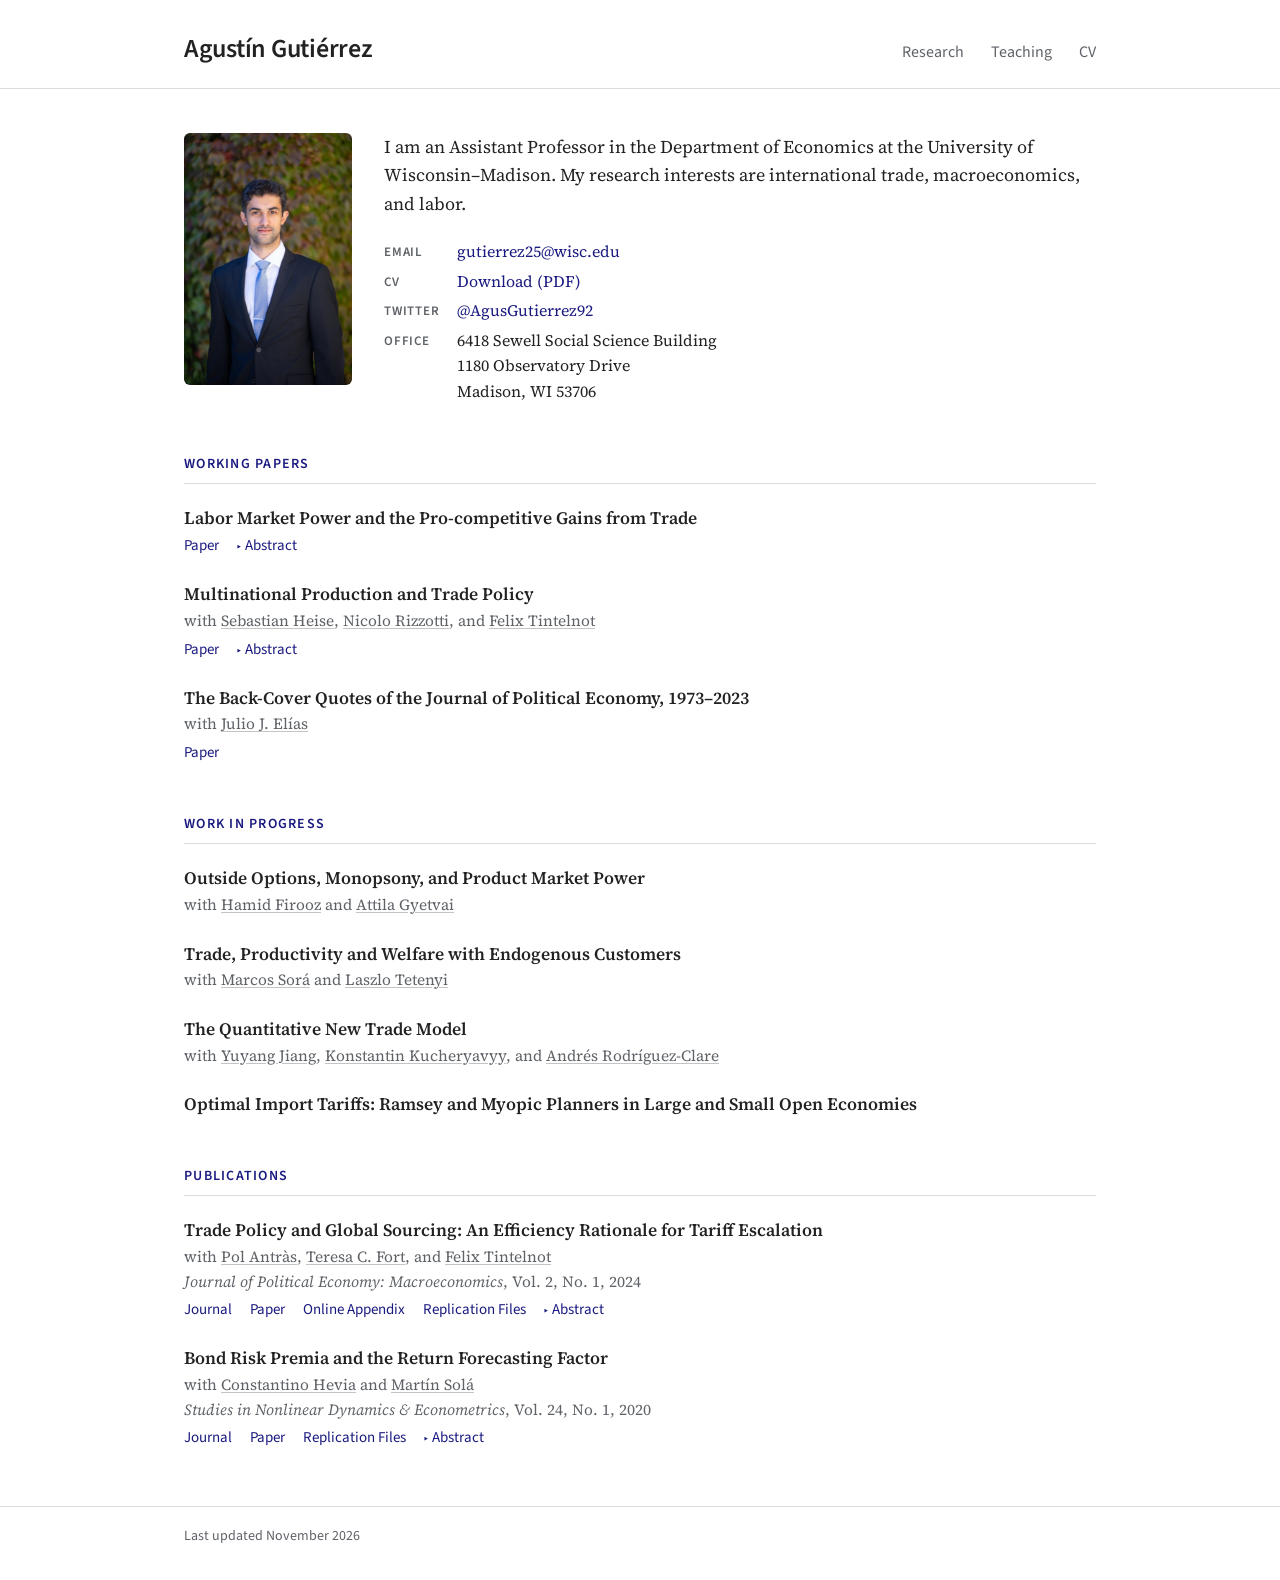
<file: index.html>
<!DOCTYPE html>
<html lang="en">
<head>
  <meta charset="utf-8">
  <meta name="viewport" content="width=device-width, initial-scale=1">
  <title>Agustín Gutiérrez</title>
  <meta name="description" content="Agustín Gutiérrez, Assistant Professor of Economics at the University of Wisconsin–Madison. Research in international trade, macroeconomics, and labor.">
  <link rel="icon" href="favicon-32.png" sizes="32x32" type="image/png">
  <link rel="icon" href="favicon.svg" type="image/svg+xml">
  <link rel="apple-touch-icon" href="apple-touch-icon.png">
  <!-- Link preview (shown when the page is shared) -->
  <meta property="og:type" content="website">
  <meta property="og:site_name" content="Agustín Gutiérrez">
  <meta property="og:title" content="Agustín Gutiérrez">
  <meta property="og:description" content="Assistant Professor of Economics, University of Wisconsin–Madison. International trade, macroeconomics, and labor.">
  <meta property="og:url" content="https://www.gutierrezagustin.com/">
  <meta property="og:image" content="https://www.gutierrezagustin.com/images/preview.jpg">
  <meta property="og:image:width" content="600">
  <meta property="og:image:height" content="600">
  <meta property="og:image:alt" content="Agustín Gutiérrez">
  <meta name="twitter:card" content="summary">
  <link rel="preconnect" href="https://fonts.googleapis.com">
  <link rel="preconnect" href="https://fonts.gstatic.com" crossorigin>
  <link href="https://fonts.googleapis.com/css2?family=Source+Sans+3:wght@400;600&family=Source+Serif+4:ital,opsz,wght@0,8..60,400;0,8..60,600;1,8..60,400&display=swap" rel="stylesheet">
  <link rel="stylesheet" href="style.css?v=6">
  <noscript><style>.abstract[hidden] { display: block; }</style></noscript>
</head>
<body>

<header class="site-header">
  <div class="wrap header-inner">
    <a class="site-name" href="./">Agustín Gutiérrez</a>
    <nav class="site-nav" aria-label="Main">
      <a href="#research">Research</a>
      <a href="teaching.html">Teaching</a>
      <a href="files/CV_Gutierrez.pdf">CV</a>
    </nav>
  </div>
</header>

<main class="wrap">

  <!-- About ================================================================ -->
  <section class="about" aria-label="About">
    <img class="photo" src="images/photo.jpg" alt="Agustín Gutiérrez" width="466" height="700">
    <div class="about-text">
      <p class="intro">I am an Assistant Professor in the Department of Economics at the University of Wisconsin–Madison. My research interests are international trade, macroeconomics, and labor.</p>
      <dl class="contact">
        <dt>Email</dt>
        <dd><a href="mailto:gutierrez25@wisc.edu">gutierrez25@wisc.edu</a></dd>
        <dt>CV</dt>
        <dd><a href="files/CV_Gutierrez.pdf">Download (PDF)</a></dd>
        <dt>Twitter</dt>
        <dd><a href="https://x.com/AgusGutierrez92">@AgusGutierrez92</a></dd>
        <dt>Office</dt>
        <dd>6418 Sewell Social Science Building<br>1180 Observatory Drive<br>Madison, WI 53706</dd>
      </dl>
    </div>
  </section>

  <!-- Working papers ======================================================= -->
  <section id="research">
    <h2>Working Papers</h2>

    <article class="paper">
      <h3>Labor Market Power and the Pro-competitive Gains from Trade</h3>
      <div class="paper-links">
        <a href="files/ProCompetitiveGains_Gutierrez.pdf">Paper</a>
        <details><summary>Abstract</summary></details>
      </div>
      <p class="abstract" hidden>We build into a model of trade with market power in product markets and strategic complementarities in price-setting labor market power, strategic complementarities in wage-setting, and a rich structure of product and labor markets to study the pro-competitive gains from trade. We combine our model with confidential firm-level data from Australia to quantify the welfare and efficiency gains of higher exposure to international trade. We find that closing the economy to trade has significant and negative effects on welfare and aggregate labor productivity. In a perfectly competitive economy, where there is no firm market power, welfare losses are only 40% of the total effect which indicates that imperfect competition is the main driver behind these losses. Contrary to common belief, these losses are amplified by the presence of labor market power, which accounts for almost half of the total effect. We find that, at the aggregate level, the pro-competitive effect is well approximated by models of firm market power that leave aside strategic complementarities both in price- and wage-setting. However, these models hide how the losses materialize. Our results highlight the importance of market structure, firm competition, and strategic complementarities for the quantification of the gains from trade liberalizations.</p>
    </article>

    <article class="paper">
      <h3>Multinational Production and Trade Policy</h3>
      <p class="meta">with <a href="https://www.sebastianheise.com">Sebastian Heise</a>, <a href="https://www.compasslexecon.com/professionals/nicolo-rizzotti">Nicolo Rizzotti</a>, and <a href="http://felix-tintelnot.wikidot.com">Felix Tintelnot</a></p>
      <div class="paper-links">
        <a href="files/MNE_TradePolicy_GHRT.pdf">Paper</a>
        <details><summary>Abstract</summary></details>
      </div>
      <p class="abstract" hidden>Multinational enterprises (MNEs) can respond to tariffs in ways that standard optimal-tariff theory ignores. Using confidential Census data on U.S. imports, we find that in response to the 2018–2019 tariffs, MNEs reduced their import volumes from affected countries more sharply than other firms, and lowered their related-party prices by more than their arm’s-length prices, suggesting transfer pricing. We develop a quantitative model with MNEs that set transfer prices on intra-firm shipments, and derive sufficient-statistic formulas for optimal tariffs. MNEs attenuate standard terms-of-trade effects through the endogenous relocation of production, generate profit-repatriation motives arising from profits earned abroad by domestic firms, break Lerner symmetry so that tariffs imperfectly substitute for missing export taxes, and erode the tariff base through transfer pricing. Taking all these channels into account, the optimal unilateral tariff for the U.S. is 8.7 percent, far below the 17.4 percent implied by the terms-of-trade motives alone.</p>
    </article>

    <article class="paper">
      <h3>The Back-Cover Quotes of the Journal of Political Economy, 1973–2023</h3>
      <p class="meta">with <a href="https://sites.google.com/view/juliojelias">Julio J. Elías</a></p>
      <div class="paper-links">
        <a href="files/BackCoverQuotes_Elias_Gutierrez.pdf">Paper</a>
      </div>
    </article>
  </section>

  <!-- Work in progress ===================================================== -->
  <section>
    <h2>Work in Progress</h2>

    <article class="paper">
      <h3>Outside Options, Monopsony, and Product Market Power</h3>
      <p class="meta">with <a href="https://sites.google.com/view/hamidfirooz/home">Hamid Firooz</a> and <a href="https://attilagyetvai.com">Attila Gyetvai</a></p>
    </article>

    <article class="paper">
      <h3>Trade, Productivity and Welfare with Endogenous Customers</h3>
      <p class="meta">with <a href="https://www.marcossora.com">Marcos Sorá</a> and <a href="https://laszlotetenyi.com">Laszlo Tetenyi</a></p>
    </article>

    <article class="paper">
      <h3>The Quantitative New Trade Model</h3>
      <p class="meta">with <a href="https://yuyang-j.github.io">Yuyang Jiang</a>, <a href="https://sites.google.com/site/kskucheryavyy/">Konstantin Kucheryavyy</a>, and <a href="https://andres.econ.berkeley.edu">Andrés Rodríguez-Clare</a></p>
    </article>

    <article class="paper">
      <h3>Optimal Import Tariffs: Ramsey and Myopic Planners in Large and Small Open Economies</h3>
    </article>
  </section>

  <!-- Publications ========================================================= -->
  <section>
    <h2>Publications</h2>

    <article class="paper">
      <h3>Trade Policy and Global Sourcing: An Efficiency Rationale for Tariff Escalation</h3>
      <p class="meta">with <a href="https://scholar.harvard.edu/antras/home">Pol Antràs</a>, <a href="https://faculty.tuck.dartmouth.edu/teresa-fort/">Teresa C. Fort</a>, and <a href="http://felix-tintelnot.wikidot.com">Felix Tintelnot</a></p>
      <p class="meta"><em>Journal of Political Economy: Macroeconomics</em>, Vol.&nbsp;2, No.&nbsp;1, 2024</p>
      <div class="paper-links">
        <a href="https://doi.org/10.1086/728993">Journal</a>
        <a href="https://www.dropbox.com/scl/fi/i1lxfxv37ar2u26o5k0wb/AFGT_11_28_2023_Main.pdf?rlkey=j6yt7adzah2cmz9rezyuljqzc&amp;dl=0">Paper</a>
        <a href="https://www.dropbox.com/scl/fi/qfghnk6t92m34c9ju62rv/AFGT_11_28_2023_Appendix.pdf?rlkey=jlhttckplalxcxtipv8p374c4&amp;dl=0">Online Appendix</a>
        <a href="https://doi.org/10.7910/DVN/10RLRZ">Replication Files</a>
        <details><summary>Abstract</summary></details>
      </div>
      <p class="abstract" hidden>Import tariffs tend to be higher on final goods than inputs, a phenomenon referred to as tariff escalation. Despite its salience, existing research does not predict that tariff escalation increases welfare. We show that tariff escalation is usually welfare-improving when final-good production occurs under increasing returns to scale. In our vertical model, countries export inputs directly or by embodying them in final goods. The latter raises welfare if final-good efficiency is increasing in sector size, and a disproportionately high final-good tariff exploits this benefit. When tariffs are the only available instruments, this effect dominates input-tariff motives for most parameter values.</p>
    </article>

    <article class="paper">
      <h3>Bond Risk Premia and the Return Forecasting Factor</h3>
      <p class="meta">with <a href="https://sites.google.com/site/constantinohevia/">Constantino Hevia</a> and <a href="https://sites.google.com/site/drsolamartin/home">Martín Solá</a></p>
      <p class="meta"><em>Studies in Nonlinear Dynamics &amp; Econometrics</em>, Vol.&nbsp;24, No.&nbsp;1, 2020</p>
      <div class="paper-links">
        <a href="https://www.degruyterbrill.com/document/doi/10.1515/snde-2018-0009/html">Journal</a>
        <a href="files/BondRiskPremia_GHS_2018.pdf">Paper</a>
        <a href="https://www.degruyterbrill.com/document/doi/10.1515/snde-2018-0009/downloadAsset/suppl/j_snde-2018-0009_suppl.zip">Replication Files</a>
        <details><summary>Abstract</summary></details>
      </div>
      <p class="abstract" hidden>The return forecasting factor is a linear combination of forward rates that seems to predict 1-year excess bond returns of bond of all maturities better than traditional measures obtained from the yield curve. If this single factor actually captures all the relevant fluctuations in bond risk premia, then it should also summarize all the economically relevant variations in excess returns considering different holding periods. We find that it does not. We conclude that including the return forecasting factor as the main driver of risk premia in a term structure model, as has been suggested, is not supported by the data.</p>
    </article>
  </section>

</main>

<footer class="site-footer">
  <div class="wrap">Last updated November 2026</div>
</footer>

<script>
  // Show a paper's abstract while its "Abstract" toggle is open.
  document.querySelectorAll('.paper-links details').forEach(function (toggle) {
    var abstract = toggle.closest('.paper').querySelector('.abstract');
    toggle.addEventListener('toggle', function () { abstract.hidden = !toggle.open; });
  });
</script>

</body>
</html>
</file>
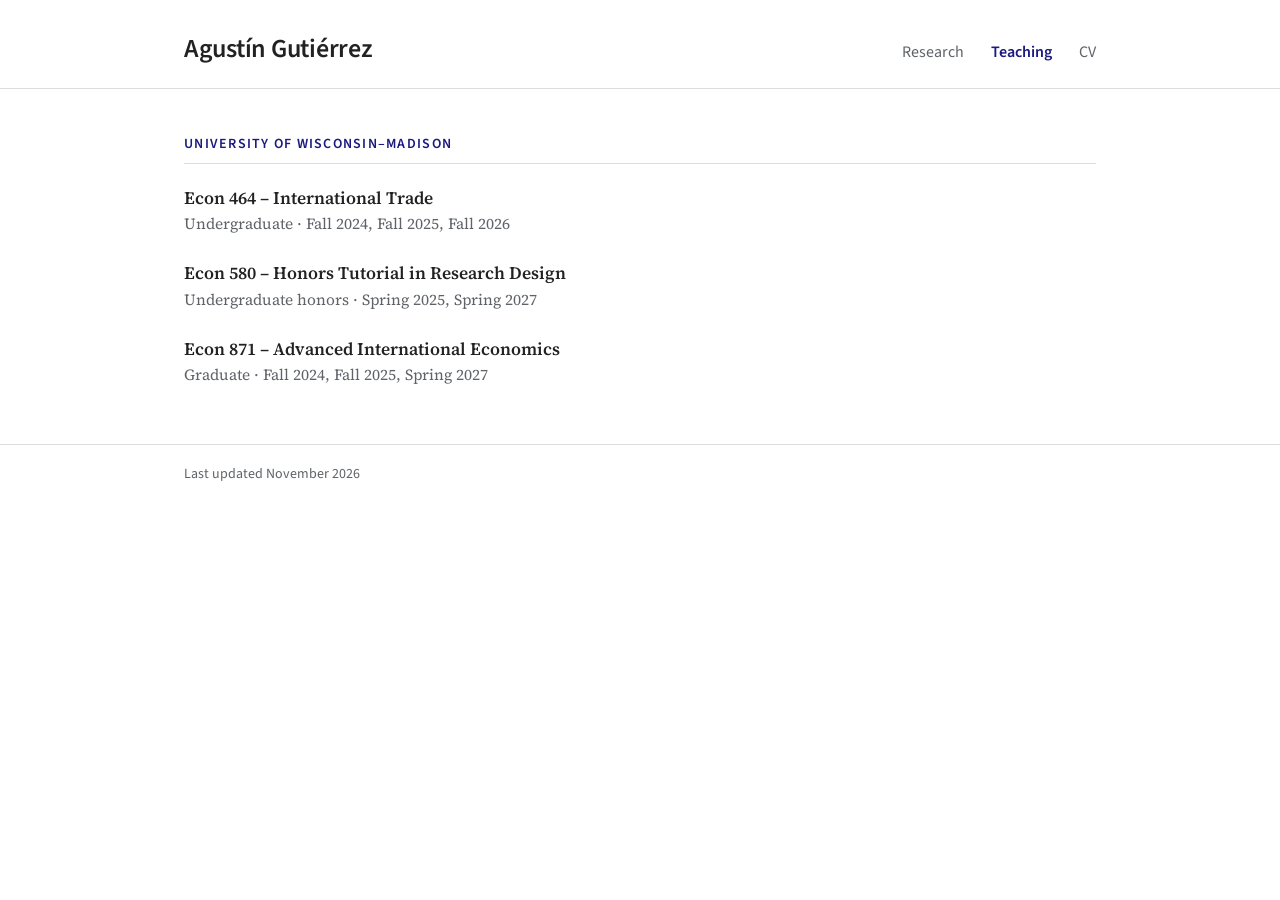
<file: teaching.html>
<!DOCTYPE html>
<html lang="en">
<head>
  <meta charset="utf-8">
  <meta name="viewport" content="width=device-width, initial-scale=1">
  <title>Teaching · Agustín Gutiérrez</title>
  <meta name="description" content="Courses taught by Agustín Gutiérrez at the University of Wisconsin–Madison.">
  <link rel="icon" href="favicon-32.png" sizes="32x32" type="image/png">
  <link rel="icon" href="favicon.svg" type="image/svg+xml">
  <link rel="apple-touch-icon" href="apple-touch-icon.png">
  <!-- Link preview (shown when the page is shared) -->
  <meta property="og:type" content="website">
  <meta property="og:site_name" content="Agustín Gutiérrez">
  <meta property="og:title" content="Teaching · Agustín Gutiérrez">
  <meta property="og:description" content="Assistant Professor of Economics, University of Wisconsin–Madison. International trade, macroeconomics, and labor.">
  <meta property="og:url" content="https://www.gutierrezagustin.com/teaching.html">
  <meta property="og:image" content="https://www.gutierrezagustin.com/images/preview.jpg">
  <meta property="og:image:width" content="600">
  <meta property="og:image:height" content="600">
  <meta property="og:image:alt" content="Agustín Gutiérrez">
  <meta name="twitter:card" content="summary">
  <link rel="preconnect" href="https://fonts.googleapis.com">
  <link rel="preconnect" href="https://fonts.gstatic.com" crossorigin>
  <link href="https://fonts.googleapis.com/css2?family=Source+Sans+3:wght@400;600&family=Source+Serif+4:ital,opsz,wght@0,8..60,400;0,8..60,600;1,8..60,400&display=swap" rel="stylesheet">
  <link rel="stylesheet" href="style.css?v=6">
</head>
<body>

<header class="site-header">
  <div class="wrap header-inner">
    <a class="site-name" href="./">Agustín Gutiérrez</a>
    <nav class="site-nav" aria-label="Main">
      <a href="./#research">Research</a>
      <a href="teaching.html" aria-current="page">Teaching</a>
      <a href="files/CV_Gutierrez.pdf">CV</a>
    </nav>
  </div>
</header>

<main class="wrap">

  <section>
    <h2>University of Wisconsin–Madison</h2>

    <article class="paper">
      <h3>Econ 464 – International Trade</h3>
      <p class="meta">Undergraduate · Fall 2024, Fall 2025, Fall 2026</p>
    </article>

    <article class="paper">
      <h3>Econ 580 – Honors Tutorial in Research Design</h3>
      <p class="meta">Undergraduate honors · Spring 2025, Spring 2027</p>
    </article>

    <article class="paper">
      <h3>Econ 871 – Advanced International Economics</h3>
      <p class="meta">Graduate · Fall 2024, Fall 2025, Spring 2027</p>
    </article>
  </section>

</main>

<footer class="site-footer">
  <div class="wrap">Last updated November 2026</div>
</footer>

</body>
</html>
</file>
<file: style.css>
/* Agustín Gutiérrez — personal website.
   Source Serif for text, Source Sans for the name, headings and links.
   One accent color: the dark blue used in Agustin's papers ("ChadBlue"). */

:root {
  --text: #222222;
  --muted: #5f6368;
  --accent: #1a1a80;      /* ChadBlue, rgb(.1,.1,.5) */
  --rule: #dcdcdc;
  --bg: #ffffff;
  --width: 960px;
  --serif: "Source Serif 4", Georgia, "Times New Roman", serif;
  --sans: "Source Sans 3", "Helvetica Neue", Arial, sans-serif;
}

* { box-sizing: border-box; }
html { -webkit-text-size-adjust: 100%; }

body {
  margin: 0;
  background: var(--bg);
  color: var(--text);
  font-family: var(--serif);
  font-size: 17px;
  line-height: 1.6;
}

.wrap {
  max-width: var(--width);
  margin: 0 auto;
  padding: 0 24px;
}

a { color: var(--accent); text-decoration: none; }
a:hover { text-decoration: underline; text-underline-offset: 2px; }
a:focus-visible, summary:focus-visible {
  outline: 2px solid var(--accent);
  outline-offset: 2px;
  border-radius: 2px;
}

/* ---------- Header ---------- */
.site-header { border-bottom: 1px solid var(--rule); }
.header-inner {
  display: flex;
  align-items: baseline;
  justify-content: space-between;
  flex-wrap: wrap;
  gap: 6px 24px;
  padding-top: 28px;
  padding-bottom: 18px;
}
.site-name {
  font-family: var(--sans);
  font-size: 26px;
  font-weight: 600;
  letter-spacing: -0.01em;
  color: var(--text);
}
.site-name:hover { text-decoration: none; }
.site-nav { font-family: var(--sans); font-size: 16px; }
.site-nav a { color: var(--muted); margin-left: 24px; }
.site-nav a:first-child { margin-left: 0; }
.site-nav a:hover { color: var(--accent); text-decoration: none; }
.site-nav a[aria-current="page"] { color: var(--accent); font-weight: 600; }

/* ---------- Layout ---------- */
main.wrap { padding-top: 44px; padding-bottom: 56px; }
section + section { margin-top: 48px; }

h2 {
  font-family: var(--sans);
  font-size: 14px;
  font-weight: 600;
  letter-spacing: 0.09em;
  text-transform: uppercase;
  color: var(--accent);
  margin: 0 0 22px;
  padding-bottom: 8px;
  border-bottom: 1px solid var(--rule);
}

/* ---------- About ---------- */
.about {
  display: flex;
  gap: 32px;
  align-items: flex-start;
}
.photo {
  width: 168px;
  height: auto;
  flex-shrink: 0;
  border-radius: 6px;
}
.intro { margin: 0 0 20px; font-size: 18px; }
.contact {
  display: grid;
  grid-template-columns: max-content 1fr;
  gap: 4px 18px;
  margin: 0;
  font-size: 16px;
}
.contact dt {
  font-family: var(--sans);
  font-size: 13px;
  font-weight: 600;
  letter-spacing: 0.06em;
  text-transform: uppercase;
  color: var(--muted);
  padding-top: 3px;
}
.contact dd { margin: 0; }

/* ---------- Papers ---------- */
.paper { margin: 0 0 24px; }
.paper:last-child { margin-bottom: 0; }
.paper h3 {
  font-family: var(--serif);
  font-size: 17.5px;
  font-weight: 600;
  line-height: 1.4;
  margin: 0 0 2px;
}
.meta {
  margin: 0;
  font-size: 15.5px;
  color: var(--muted);
}
.meta a { white-space: nowrap; color: var(--muted); text-decoration: underline; text-decoration-color: #c4c4c4; text-underline-offset: 2px; }
.meta a:hover { color: var(--accent); text-decoration-color: currentColor; }

/* Links under a paper, on one line; "Abstract" is a toggle in the same row. */
.paper-links {
  display: flex;
  flex-wrap: wrap;
  align-items: baseline;
  gap: 2px 18px;
  margin-top: 4px;
  font-family: var(--sans);
  font-size: 15px;
}
.paper-links details { display: inline-block; }
.paper-links summary {
  cursor: pointer;
  list-style: none;
  color: var(--accent);
}
.paper-links summary::-webkit-details-marker { display: none; }
.paper-links summary::before {
  content: "▸";
  display: inline-block;
  margin-right: 4px;
  font-size: 0.85em;
  transition: transform 0.15s ease;
}
.paper-links details[open] summary::before { transform: rotate(90deg); }
.paper-links summary:hover { text-decoration: underline; text-underline-offset: 2px; }

/* The abstract starts hidden (HTML "hidden" attribute); a short script in
   index.html shows it while the "Abstract" toggle is open. */
.abstract {
  max-width: 46em;          /* keep long abstracts at a readable line length */
  margin: 10px 0 0;
  padding-left: 14px;
  border-left: 2px solid var(--rule);
  font-size: 15.5px;
  line-height: 1.6;
  color: var(--muted);
}
.abstract[hidden] { display: none; }

/* ---------- Footer ---------- */
.site-footer {
  border-top: 1px solid var(--rule);
  color: var(--muted);
  font-family: var(--sans);
  font-size: 14px;
  padding: 18px 0 32px;
}

/* ---------- Phones ---------- */
@media (max-width: 600px) {
  body { font-size: 16px; }
  .wrap { padding: 0 18px; }
  .header-inner { padding-top: 20px; padding-bottom: 12px; }
  .site-name { font-size: 22px; }
  .site-nav a { display: inline-block; padding: 6px 0; margin-left: 20px; }
  main.wrap { padding-top: 26px; }
  section + section { margin-top: 40px; }

  /* Small photo beside the intro; contact list underneath, full width. */
  .about {
    display: grid;
    grid-template-columns: 92px 1fr;
    gap: 18px 16px;
    align-items: start;
  }
  .about-text { display: contents; }
  .photo { width: 92px; border-radius: 5px; }
  .intro { margin: 0; font-size: 16px; line-height: 1.55; }
  .contact { grid-column: 1 / -1; font-size: 15.5px; gap: 6px 16px; }

  /* Paper titles and links: comfortable to read and to tap. */
  .paper { margin-bottom: 26px; }
  .paper h3 { font-size: 17px; }
  .paper-links { gap: 0 18px; margin-top: 2px; }
  .paper-links a, .paper-links summary { display: inline-block; padding: 6px 0; }
  .abstract { font-size: 15px; padding-left: 12px; }
}
</file>
